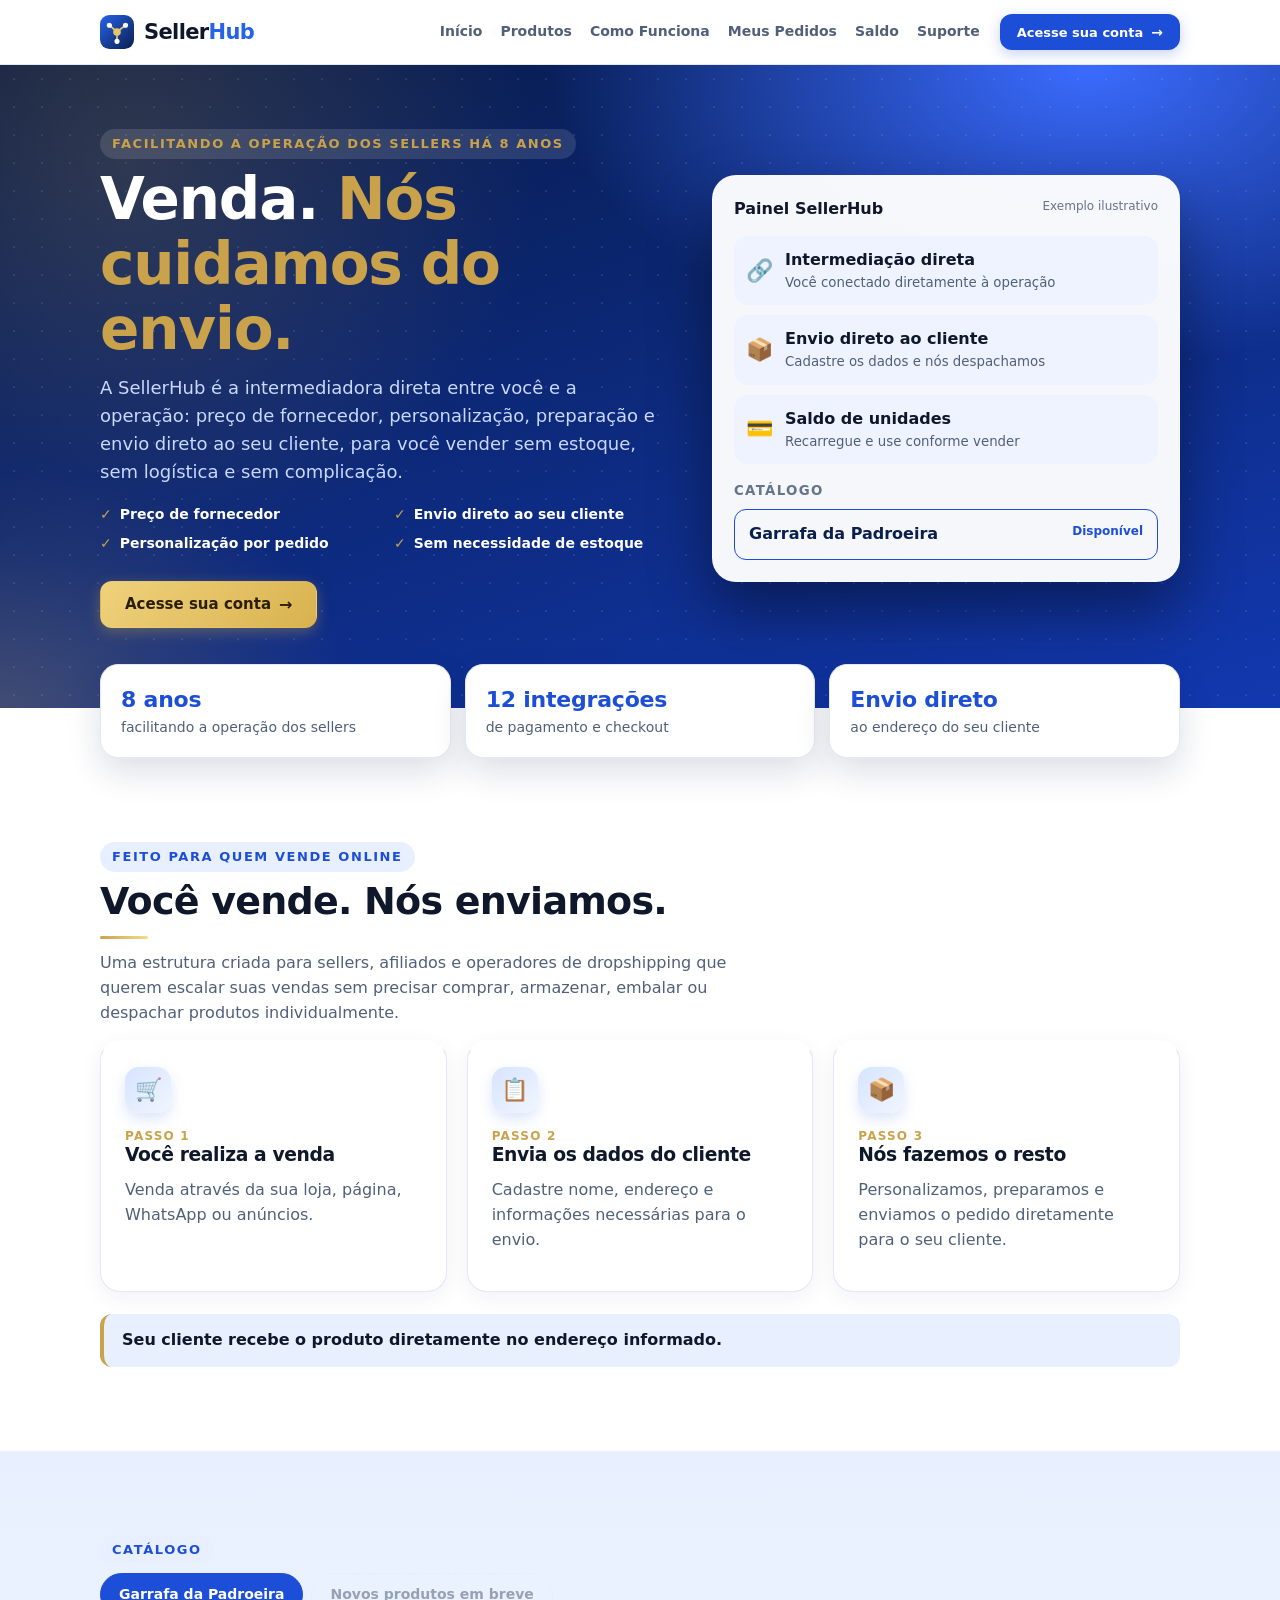
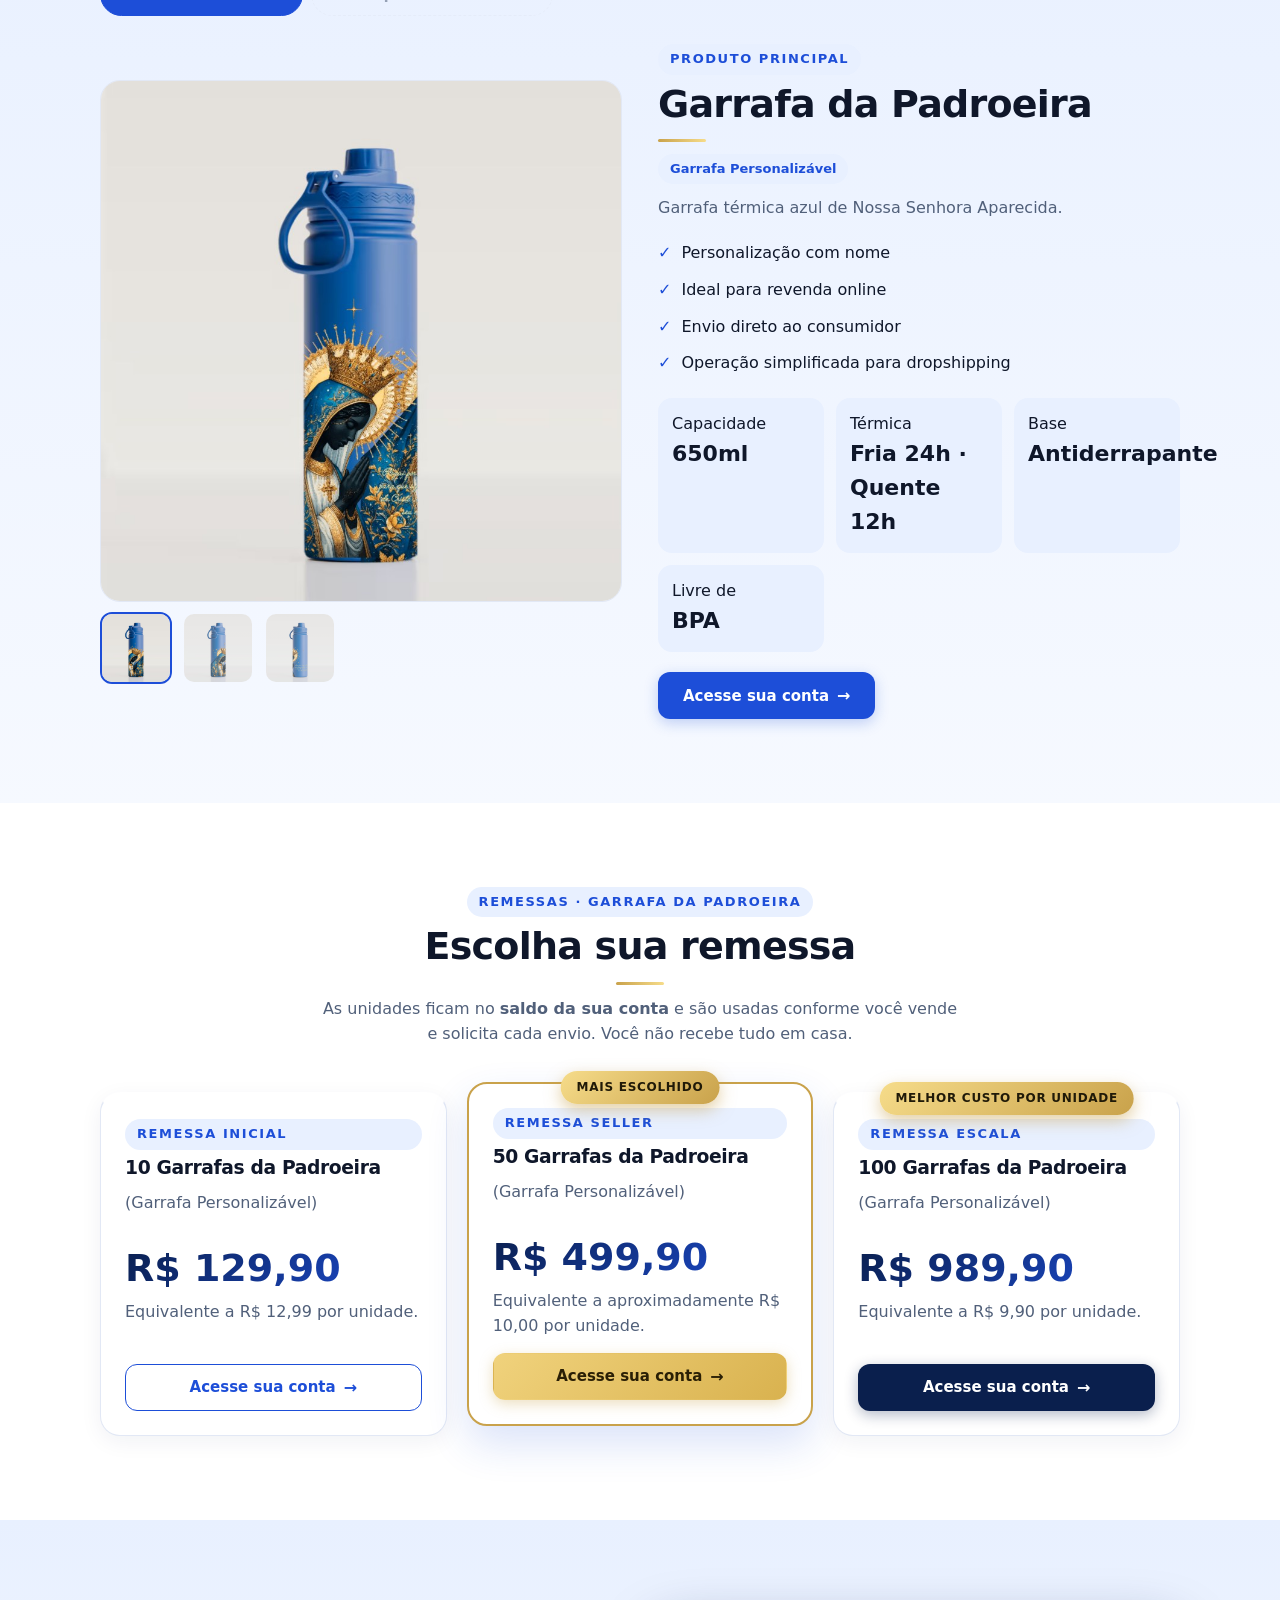
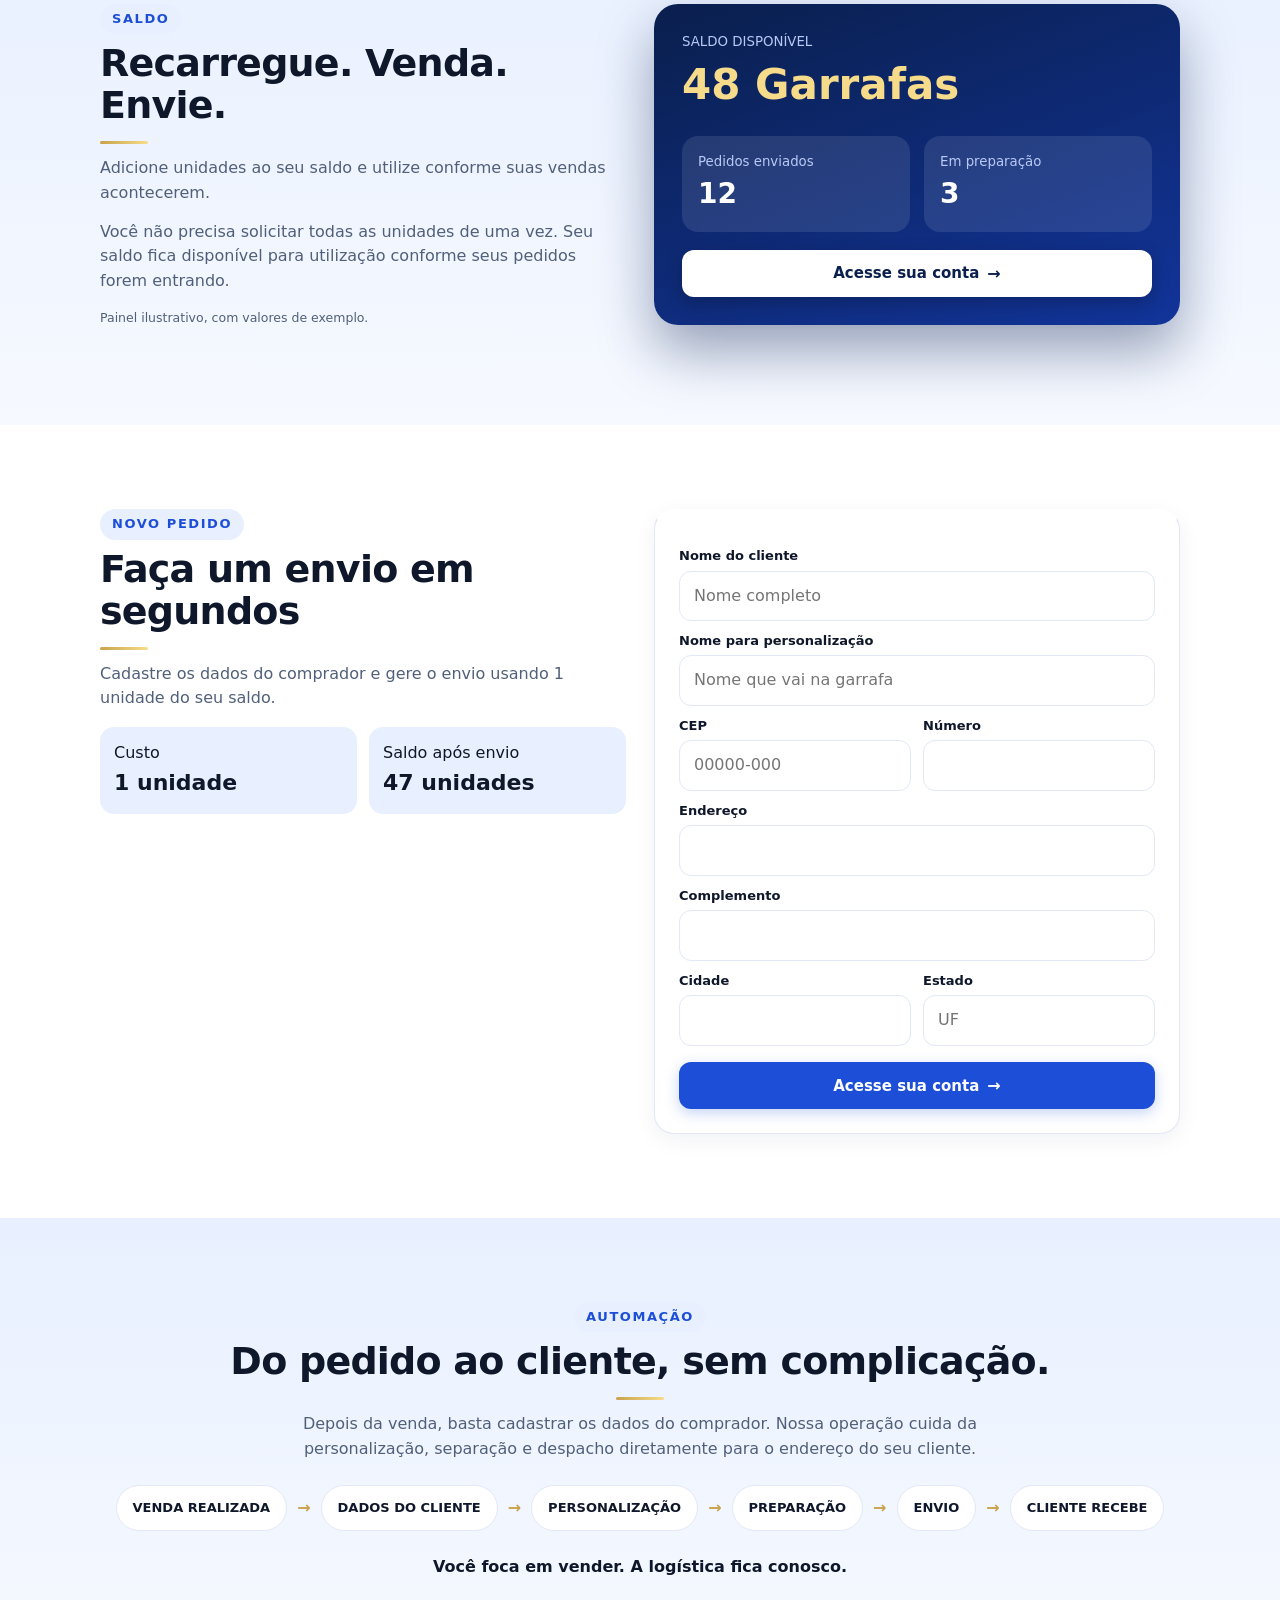
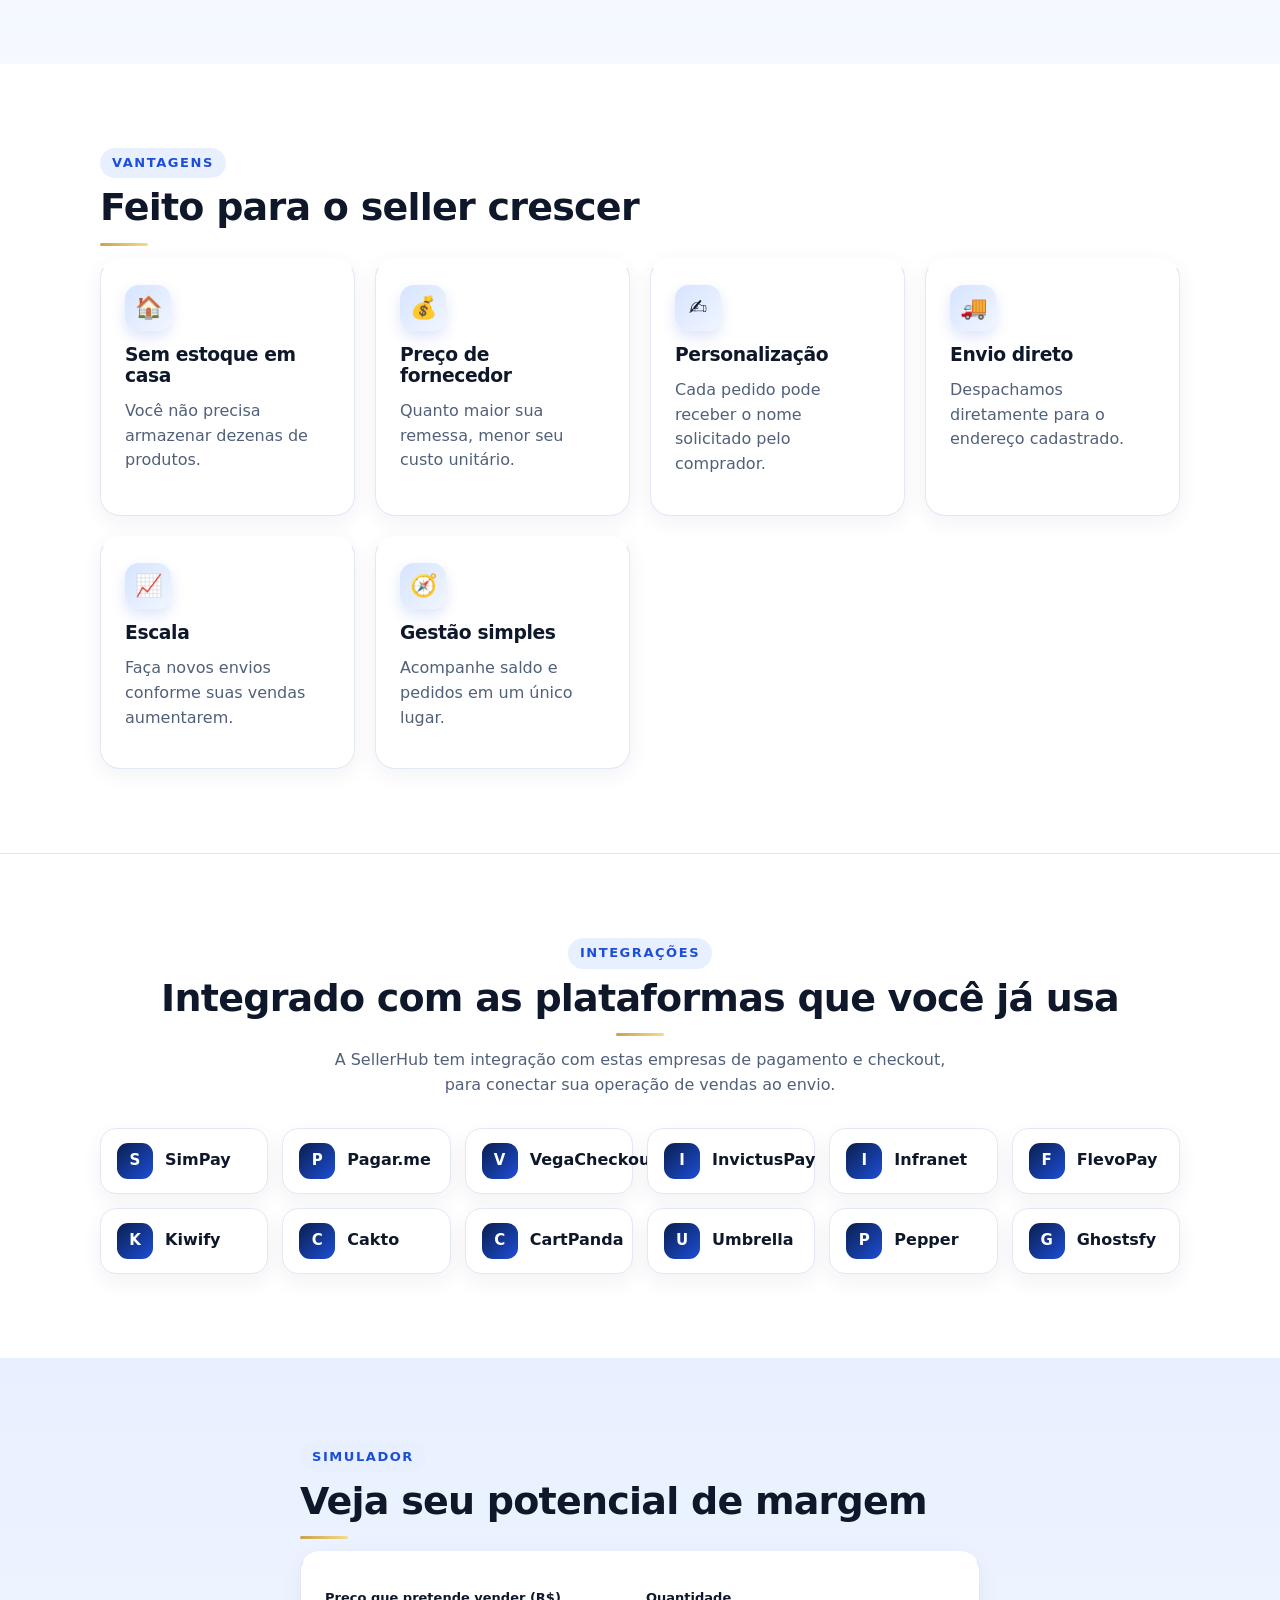
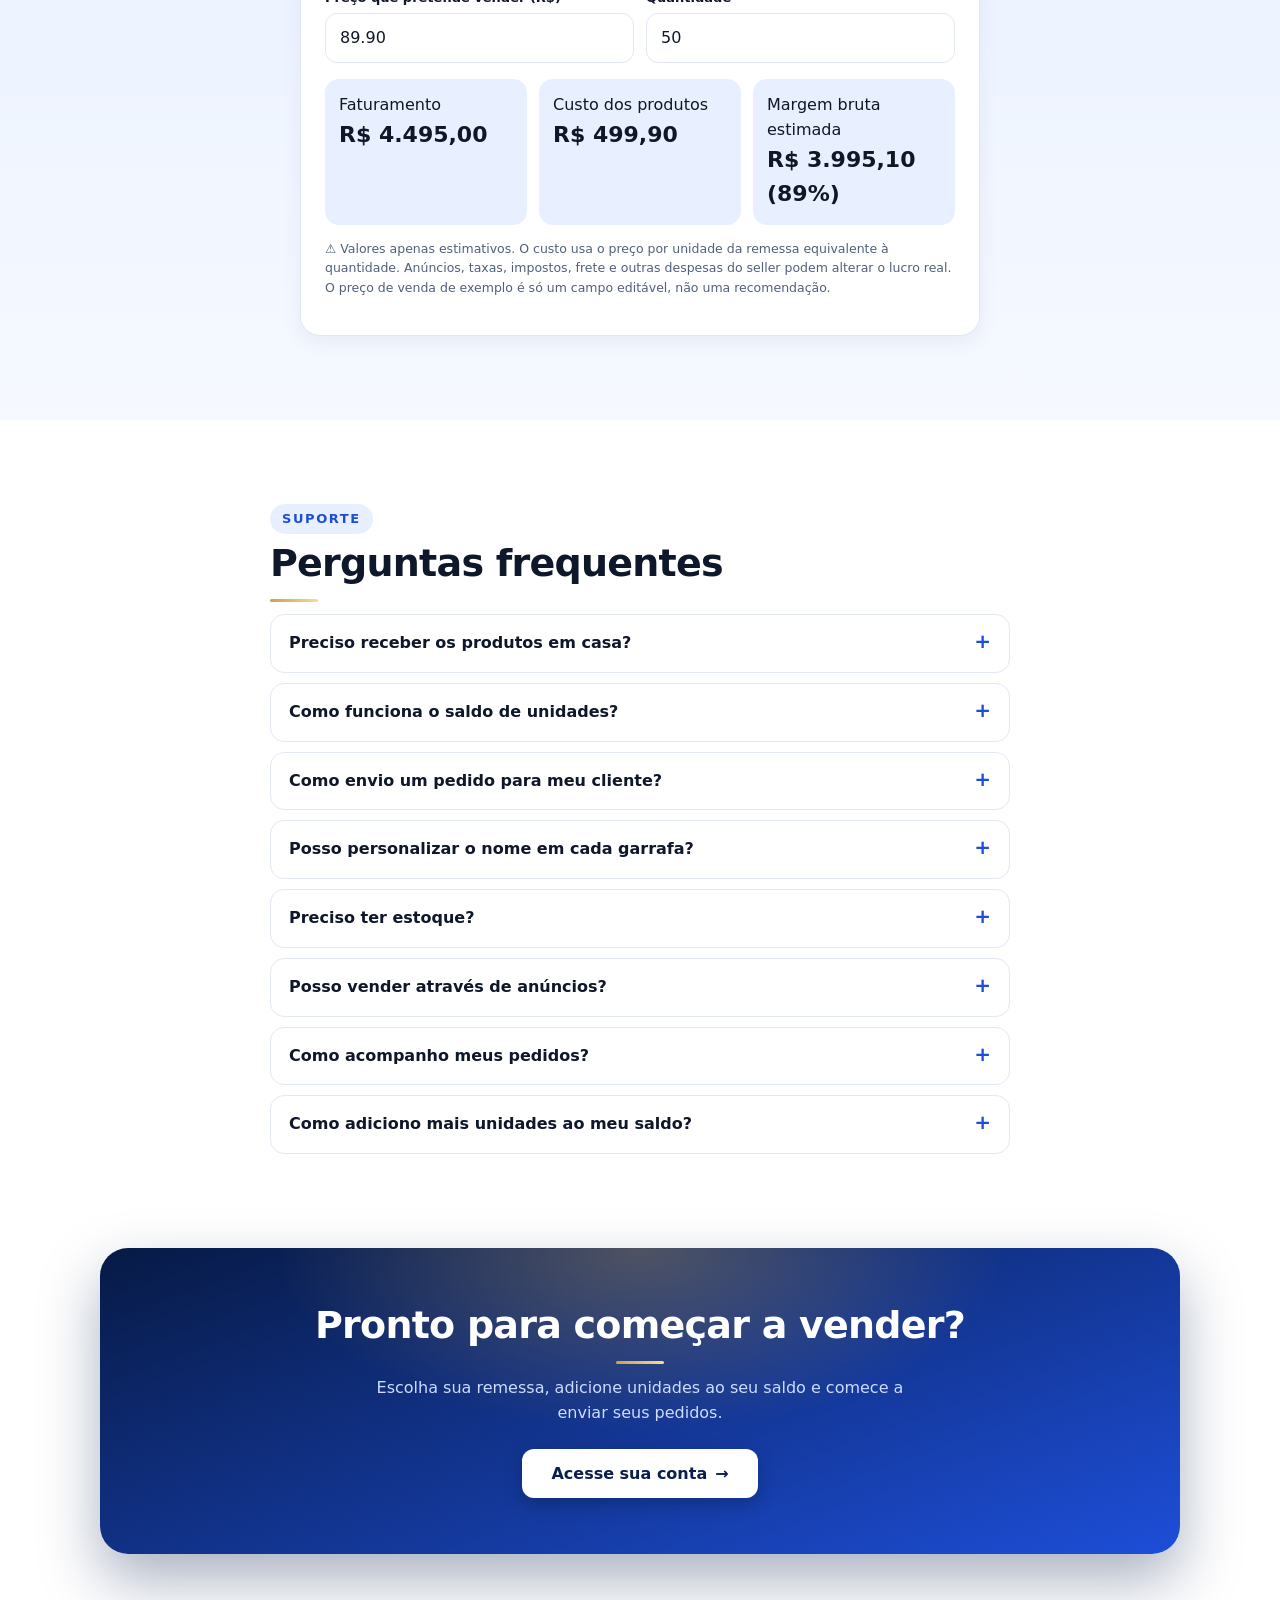
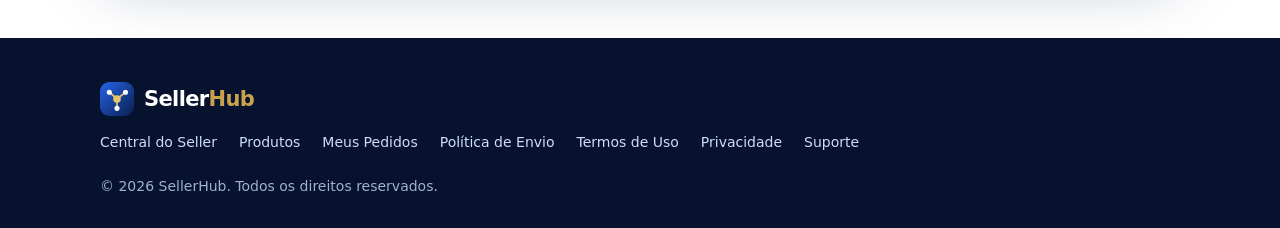
<file: index.html>
<!DOCTYPE html>
<html lang="pt-BR">
<head>
<meta charset="utf-8">
<meta name="viewport" content="width=device-width, initial-scale=1, viewport-fit=cover">
<link rel="icon" type="image/svg+xml" href="assets/favicon.svg">
<title>SellerHub — Intermediação direta para sellers e dropshipping</title>
<meta name="description" content="SellerHub: intermediadora direta para sellers. Preço de fornecedor, personalização e envio direto ao seu cliente, sem estoque.">
<link rel="stylesheet" href="assets/style.css">
</head>
<body>
<header><div class="w nav">
<a class="logo" href="#inicio" aria-label="SellerHub"><svg class="lm" viewBox="0 0 40 40" width="34" height="34" aria-hidden="true"><defs><linearGradient id="gh" x1="0" y1="0" x2="1" y2="1"><stop offset="0" stop-color="#2563eb"/><stop offset="1" stop-color="#0a1f4d"/></linearGradient></defs><rect width="40" height="40" rx="11" fill="url(#gh)"/><path d="M20 20L11 12M20 20L30 12M20 20L20 31" stroke="#e6c46a" stroke-width="2" stroke-linecap="round"/><circle cx="20" cy="20" r="4.5" fill="#e6c46a"/><circle cx="11" cy="12" r="3" fill="#fff"/><circle cx="30" cy="12" r="3" fill="#fff"/><circle cx="20" cy="31" r="3" fill="#fff"/></svg><span class="lw">Seller<b>Hub</b></span></a>
<nav class="menu" id="menu">
<a href="#inicio">Início</a><a href="#produto">Produtos</a><a href="#como">Como Funciona</a><a href="#novo-pedido">Meus Pedidos</a><a href="#saldo">Saldo</a><a href="#faq">Suporte</a></nav>
<div class="right"><button class="btn" data-login>Acesse sua conta</button></div>
<button class="burger" id="bg" aria-label="Menu">☰</button>
</div></header>

<main id="inicio">
<section class="hero"><div class="w hg">
<div>
<div class="eye">Facilitando a operação dos sellers há 8 anos</div>
<h1>Venda. <span style="color:var(--gold)">Nós cuidamos do envio.</span></h1>
<p style="font-size:18px">A SellerHub é a intermediadora direta entre você e a operação: preço de fornecedor, personalização, preparação e envio direto ao seu cliente, para você vender sem estoque, sem logística e sem complicação.</p>
<ul class="ticks"><li>Preço de fornecedor</li><li>Envio direto ao seu cliente</li><li>Personalização por pedido</li><li>Sem necessidade de estoque</li></ul>
<div class="cta"><button class="btn gold" data-login>Acesse sua conta</button></div>
</div>
<div class="shot hp"><div class="hpt"><b>Painel SellerHub</b><span>Exemplo ilustrativo</span></div>
<div class="hrow"><span>🔗</span><div><b>Intermediação direta</b><small>Você conectado diretamente à operação</small></div></div>
<div class="hrow"><span>📦</span><div><b>Envio direto ao cliente</b><small>Cadastre os dados e nós despachamos</small></div></div>
<div class="hrow"><span>💳</span><div><b>Saldo de unidades</b><small>Recarregue e use conforme vender</small></div></div>
<div class="hcat"><small>CATÁLOGO</small><a href="#produto">Garrafa da Padroeira <em>Disponível</em></a></div></div>
</div></section>
<div class="w stats rv"><div><b>8 anos</b>facilitando a operação dos sellers</div><div><b>12 integrações</b>de pagamento e checkout</div><div><b>Envio direto</b>ao endereço do seu cliente</div></div>

<section id="como"><div class="w">
<div class="rv"><div class="eye">Feito para quem vende online</div><h2>Você vende. Nós enviamos.</h2>
<p style="max-width:680px">Uma estrutura criada para sellers, afiliados e operadores de dropshipping que querem escalar suas vendas sem precisar comprar, armazenar, embalar ou despachar produtos individualmente.</p></div>
<div class="grid g3 rv">
<div class="card"><div class="ico">🛒</div><div class="step">PASSO 1</div><h3>Você realiza a venda</h3><p>Venda através da sua loja, página, WhatsApp ou anúncios.</p></div>
<div class="card"><div class="ico">📋</div><div class="step">PASSO 2</div><h3>Envia os dados do cliente</h3><p>Cadastre nome, endereço e informações necessárias para o envio.</p></div>
<div class="card"><div class="ico">📦</div><div class="step">PASSO 3</div><h3>Nós fazemos o resto</h3><p>Personalizamos, preparamos e enviamos o pedido diretamente para o seu cliente.</p></div>
</div>
<div class="note rv">Seu cliente recebe o produto diretamente no endereço informado.</div>
</div></section>

<section id="produto" style="background:var(--sky)"><div class="w"><div class="eye">Catálogo</div><div class="tabs"><span class="tab on">Garrafa da Padroeira</span><span class="tab off">Novos produtos em breve</span></div><div class="prod">
<div class="rv gal"><img id="gm" alt="Garrafa da Padroeira" width="720" height="720"><div class="th" id="th"></div></div>
<div class="rv"><div class="eye">Produto principal</div><h2>Garrafa da Padroeira</h2><span class="tag">Garrafa Personalizável</span>
<p>Garrafa térmica azul de Nossa Senhora Aparecida.</p>
<ul class="chk"><li>Personalização com nome</li><li>Ideal para revenda online</li><li>Envio direto ao consumidor</li><li>Operação simplificada para dropshipping</li></ul>
<div class="out"><div>Capacidade<b>650ml</b></div><div>Térmica<b>Fria 24h · Quente 12h</b></div><div>Base<b>Antiderrapante</b></div><div>Livre de<b>BPA</b></div></div>
<button class="btn" style="margin-top:20px" data-login>Acesse sua conta</button></div>
</div>
</div></section>

<section id="remessas"><div class="w">
<div class="rv" style="text-align:center"><div class="eye">Remessas · Garrafa da Padroeira</div><h2>Escolha sua remessa</h2>
<p style="max-width:640px;margin:0 auto 34px">As unidades ficam no <b>saldo da sua conta</b> e são usadas conforme você vende e solicita cada envio. Você não recebe tudo em casa.</p></div>
<div class="grid g3" style="padding-top:12px">
<div class="card plan rv"><div class="eye">Remessa Inicial</div><h3>10 Garrafas da Padroeira</h3><p>(Garrafa Personalizável)</p><div class="price">R$ 129,90</div><p>Equivalente a R$ 12,99 por unidade.</p><div style="margin-top:auto"><button class="btn full out" data-login>Acesse sua conta</button></div></div>
<div class="card plan pop rv"><span class="badge">MAIS ESCOLHIDO</span><div class="eye">Remessa Seller</div><h3>50 Garrafas da Padroeira</h3><p>(Garrafa Personalizável)</p><div class="price">R$ 499,90</div><p>Equivalente a aproximadamente R$ 10,00 por unidade.</p><div style="margin-top:auto"><button class="btn full gold" data-login>Acesse sua conta</button></div></div>
<div class="card plan rv"><span class="badge">MELHOR CUSTO POR UNIDADE</span><div class="eye">Remessa Escala</div><h3>100 Garrafas da Padroeira</h3><p>(Garrafa Personalizável)</p><div class="price">R$ 989,90</div><p>Equivalente a R$ 9,90 por unidade.</p><div style="margin-top:auto"><button class="btn full navy" data-login>Acesse sua conta</button></div></div>
</div>
</div></section>

<section id="saldo" style="background:var(--sky)"><div class="w two">
<div class="rv"><div class="eye">Saldo</div><h2>Recarregue. Venda. Envie.</h2>
<p>Adicione unidades ao seu saldo e utilize conforme suas vendas acontecerem.</p>
<p>Você não precisa solicitar todas as unidades de uma vez. Seu saldo fica disponível para utilização conforme seus pedidos forem entrando.</p>
<p class="warn">Painel ilustrativo, com valores de exemplo.</p></div>
<div class="dash rv"><small>SALDO DISPONÍVEL</small><b style="font-size:42px" id="bal">48 Garrafas</b>
<div class="k"><div><small>Pedidos enviados</small><b id="sent">12</b></div><div><small>Em preparação</small><b id="prep">3</b></div></div>
<button class="btn white full" data-login>Acesse sua conta</button></div>
</div></section>

<section id="novo-pedido"><div class="w two">
<div class="rv"><div class="eye">Novo pedido</div><h2>Faça um envio em segundos</h2><p>Cadastre os dados do comprador e gere o envio usando 1 unidade do seu saldo.</p>
<div class="out"><div>Custo<b>1 unidade</b></div><div>Saldo após envio<b id="after">47 unidades</b></div></div></div>
<form class="card rv" id="ped" onsubmit="return false">
<label>Nome do cliente</label><input required placeholder="Nome completo">
<label>Nome para personalização</label><input required placeholder="Nome que vai na garrafa">
<div class="f2"><div><label>CEP</label><input required inputmode="numeric" placeholder="00000-000"></div><div><label>Número</label><input required></div></div>
<label>Endereço</label><input required>
<label>Complemento</label><input>
<div class="f2"><div><label>Cidade</label><input required></div><div><label>Estado</label><input required maxlength="2" placeholder="UF"></div></div>
<button type="button" class="btn full" style="margin-top:16px" data-login>Acesse sua conta</button>
</form></div></section>

<section style="background:var(--sky)"><div class="w" style="text-align:center">
<div class="rv"><div class="eye">Automação</div><h2>Do pedido ao cliente, sem complicação.</h2>
<p style="max-width:680px;margin:0 auto">Depois da venda, basta cadastrar os dados do comprador. Nossa operação cuida da personalização, separação e despacho diretamente para o endereço do seu cliente.</p></div>
<div class="flow rv"><span>VENDA REALIZADA</span><em>→</em><span>DADOS DO CLIENTE</span><em>→</em><span>PERSONALIZAÇÃO</span><em>→</em><span>PREPARAÇÃO</span><em>→</em><span>ENVIO</span><em>→</em><span>CLIENTE RECEBE</span></div>
<b style="color:var(--ink)">Você foca em vender. A logística fica conosco.</b>
</div></section>

<section><div class="w">
<div class="rv"><div class="eye">Vantagens</div><h2>Feito para o seller crescer</h2></div>
<div class="grid g3 rv">
<div class="card"><div class="ico">🏠</div><h3>Sem estoque em casa</h3><p>Você não precisa armazenar dezenas de produtos.</p></div>
<div class="card"><div class="ico">💰</div><h3>Preço de fornecedor</h3><p>Quanto maior sua remessa, menor seu custo unitário.</p></div>
<div class="card"><div class="ico">✍️</div><h3>Personalização</h3><p>Cada pedido pode receber o nome solicitado pelo comprador.</p></div>
<div class="card"><div class="ico">🚚</div><h3>Envio direto</h3><p>Despachamos diretamente para o endereço cadastrado.</p></div>
<div class="card"><div class="ico">📈</div><h3>Escala</h3><p>Faça novos envios conforme suas vendas aumentarem.</p></div>
<div class="card"><div class="ico">🧭</div><h3>Gestão simples</h3><p>Acompanhe saldo e pedidos em um único lugar.</p></div>
</div></div></section>

<section style="border-top:1px solid var(--line)"><div class="w" style="text-align:center"><div class="rv"><div class="eye">Integrações</div><h2>Integrado com as plataformas que você já usa</h2><p style="max-width:640px;margin:0 auto">A SellerHub tem integração com estas empresas de pagamento e checkout, para conectar sua operação de vendas ao envio.</p></div><div class="int rv"><span><i>S</i>SimPay</span><span><i>P</i>Pagar.me</span><span><i>V</i>VegaCheckout</span><span><i>I</i>InvictusPay</span><span><i>I</i>Infranet</span><span><i>F</i>FlevoPay</span><span><i>K</i>Kiwify</span><span><i>C</i>Cakto</span><span><i>C</i>CartPanda</span><span><i>U</i>Umbrella</span><span><i>P</i>Pepper</span><span><i>G</i>Ghostsfy</span></div></div></section>
<section style="background:var(--sky)"><div class="w" style="max-width:720px">
<div class="rv"><div class="eye">Simulador</div><h2>Veja seu potencial de margem</h2></div>
<div class="card rv">
<div class="f2"><div><label>Preço que pretende vender (R$)</label><input id="sp" type="number" min="0" step="0.01" value="89.90"></div><div><label>Quantidade</label><input id="sq" type="number" min="1" value="50"></div></div>
<div class="out"><div>Faturamento<b id="o1">—</b></div><div>Custo dos produtos<b id="o2">—</b></div><div>Margem bruta estimada<b id="o3">—</b></div></div>
<p class="warn">⚠ Valores apenas estimativos. O custo usa o preço por unidade da remessa equivalente à quantidade. Anúncios, taxas, impostos, frete e outras despesas do seller podem alterar o lucro real. O preço de venda de exemplo é só um campo editável, não uma recomendação.</p>
</div></div></section>

<section id="faq"><div class="w" style="max-width:780px">
<div class="rv"><div class="eye">Suporte</div><h2>Perguntas frequentes</h2></div>
<div class="rv">
<details><summary>Preciso receber os produtos em casa?</summary><p>Não. As unidades ficam como saldo na sua conta e o envio é feito diretamente ao seu cliente.</p></details>
<details><summary>Como funciona o saldo de unidades?</summary><p>Ao comprar uma remessa, as unidades são creditadas no seu saldo. Cada envio solicitado usa 1 unidade.</p></details>
<details><summary>Como envio um pedido para meu cliente?</summary><p>Acesse sua conta, cadastre os dados do comprador e gere o envio.</p></details>
<details><summary>Posso personalizar o nome em cada garrafa?</summary><p>Sim. Cada pedido tem um campo para o nome de personalização.</p></details>
<details><summary>Preciso ter estoque?</summary><p>Não. Você vende e nós cuidamos da preparação e do despacho.</p></details>
<details><summary>Posso vender através de anúncios?</summary><p>Sim, você escolhe seus canais: loja, página, WhatsApp ou anúncios.</p></details>
<details><summary>Como acompanho meus pedidos?</summary><p>Pela área Meus Pedidos, junto ao seu saldo, em um único lugar.</p></details>
<details><summary>Como adiciono mais unidades ao meu saldo?</summary><p>Acesse sua conta, escolha uma remessa e recarregue seu saldo.</p></details>
</div></div></section>

<section style="padding-top:0"><div class="w"><div class="final rv"><h2>Pronto para começar a vender?</h2>
<p style="max-width:560px;margin:0 auto 24px">Escolha sua remessa, adicione unidades ao seu saldo e comece a enviar seus pedidos.</p>
<button class="btn white" data-login>Acesse sua conta</button></div></div></section>
</main>

<footer><div class="w"><a class="logo" href="#inicio" style="color:#fff" aria-label="SellerHub"><svg class="lm" viewBox="0 0 40 40" width="34" height="34" aria-hidden="true"><defs><linearGradient id="gf" x1="0" y1="0" x2="1" y2="1"><stop offset="0" stop-color="#2563eb"/><stop offset="1" stop-color="#0a1f4d"/></linearGradient></defs><rect width="40" height="40" rx="11" fill="url(#gf)"/><path d="M20 20L11 12M20 20L30 12M20 20L20 31" stroke="#e6c46a" stroke-width="2" stroke-linecap="round"/><circle cx="20" cy="20" r="4.5" fill="#e6c46a"/><circle cx="11" cy="12" r="3" fill="#fff"/><circle cx="30" cy="12" r="3" fill="#fff"/><circle cx="20" cy="31" r="3" fill="#fff"/></svg><span class="lw">Seller<b>Hub</b></span></a>
<div class="fl"><a href="#">Central do Seller</a><a href="#produto">Produtos</a><a href="#novo-pedido">Meus Pedidos</a><a href="#">Política de Envio</a><a href="#">Termos de Uso</a><a href="#">Privacidade</a><a href="#faq">Suporte</a></div>
<div>© 2026 SellerHub. Todos os direitos reservados.</div></div></footer>
<dialog id="lg"><h3>Acesse sua conta</h3><p>Entre para recarregar saldo e gerar envios.</p><label>E-mail</label><input type="email" placeholder="voce@email.com"><label>Senha</label><input type="password"><button type="button" class="btn full" style="margin-top:16px" id="lgb">Acesse sua conta</button></dialog>
<div class="mbar"><button class="btn full" data-login>Acesse sua conta</button></div>
<div class="toast" id="t"></div>

<script src="assets/app.js" defer></script>
</body>
</html>
</file>
<file: assets/style.css>
:root{--navy:#0a1f4d;--royal:#1d4ed8;--sky:#e8f0ff;--gold:#c9a24b;--ink:#0f172a;--mut:#51607a;--bg:#fff;--card:#fff;--line:#e2e8f5;box-sizing:border-box;padding-top:env(safe-area-inset-top,0px);padding-bottom:env(safe-area-inset-bottom,0px)}
@media (prefers-color-scheme:dark){:root:not([data-theme="light"]){--bg:#070f24;--card:#0e1b3d;--ink:#eaf0ff;--mut:#9fb0d3;--line:#1d2e5c;--sky:#0c1a3f}}
:root[data-theme="dark"]{--bg:#070f24;--card:#0e1b3d;--ink:#eaf0ff;--mut:#9fb0d3;--line:#1d2e5c;--sky:#0c1a3f}
html{scroll-behavior:smooth;scroll-padding-top:70px}
*{box-sizing:border-box}
body{margin:0;background:var(--bg);color:var(--ink);font-family:Inter,system-ui,-apple-system,"Segoe UI",Roboto,sans-serif;line-height:1.55}
.w{max-width:1120px;margin:auto;padding:0 20px}
section{padding:72px 0}
h1,h2,h3{line-height:1.12;margin:0 0 12px;letter-spacing:-.02em}
h1{font-size:clamp(34px,6vw,58px)}h2{font-size:clamp(26px,4vw,38px)}
p{margin:0 0 14px;color:var(--mut)}
.eye{color:var(--royal);font-weight:700;font-size:13px;letter-spacing:.12em;text-transform:uppercase;margin-bottom:8px}
.btn{display:inline-block;border:0;cursor:pointer;font:700 15px inherit;font-family:inherit;padding:14px 24px;border-radius:12px;text-decoration:none;transition:.2s;background:var(--royal);color:#fff;box-shadow:0 8px 20px rgba(29,78,216,.28)}
.btn:hover{transform:translateY(-2px);box-shadow:0 12px 26px rgba(29,78,216,.38)}
.btn.gold{background:var(--gold);color:#201a08;box-shadow:0 8px 20px rgba(201,162,75,.35)}
.btn.ghost{background:transparent;color:var(--ink);border:1.5px solid var(--line);box-shadow:none}
.btn.full{width:100%;text-align:center}
.card{background:var(--card);border:1px solid var(--line);border-radius:20px;padding:24px;box-shadow:0 10px 30px rgba(10,31,77,.07);transition:.25s}
.card:hover{transform:translateY(-4px)}
.grid{display:grid;gap:20px}.g3{grid-template-columns:repeat(auto-fit,minmax(240px,1fr))}
header{position:sticky;top:0;z-index:50;background:color-mix(in srgb,var(--bg) 88%,transparent);backdrop-filter:blur(12px);border-bottom:1px solid var(--line);padding-top:env(safe-area-inset-top,0px)}
.nav{display:flex;align-items:center;gap:20px;height:64px}
.logo{font-weight:800;font-size:18px;color:var(--ink);text-decoration:none;display:flex;gap:8px;align-items:center}
.logo i{width:30px;height:30px;border-radius:9px;background:linear-gradient(135deg,var(--navy),var(--royal));display:grid;place-items:center;color:var(--gold);font-style:normal}
.menu{display:flex;gap:18px;margin-left:auto}.menu a{color:var(--mut);text-decoration:none;font-weight:600;font-size:14px}.menu a:hover{color:var(--royal)}
.right{display:flex;gap:10px;align-items:center}.right .btn{padding:10px 16px;font-size:13px}
.burger{display:none;background:none;border:0;font-size:26px;color:var(--ink);cursor:pointer}
@media(max-width:900px){.menu{display:none;position:absolute;top:64px;left:0;right:0;background:var(--bg);flex-direction:column;padding:16px 20px;border-bottom:1px solid var(--line)}.menu.open{display:flex}.burger{display:block;margin-left:auto}.right .ghost{display:none}.nav{gap:8px}}
.hero{background:radial-gradient(900px 500px at 80% 0,#2b5be0 0,transparent 60%),linear-gradient(160deg,var(--navy),#12349a);color:#fff;padding:64px 0 80px}
.hero p{color:#c9d8ff}.hero .eye{color:var(--gold)}
.hg{display:grid;grid-template-columns:1.1fr .9fr;gap:40px;align-items:center}
@media(max-width:860px){.hg{grid-template-columns:1fr}}
.ticks{list-style:none;padding:0;margin:18px 0 26px;display:grid;grid-template-columns:1fr 1fr;gap:8px 16px;color:#fff;font-weight:600;font-size:14px}
.ticks li:before{content:"✓";color:var(--gold);margin-right:8px;font-weight:800}
.cta{display:flex;gap:12px;flex-wrap:wrap}.hero .ghost{color:#fff;border-color:rgba(255,255,255,.4)}
.shot{position:relative;border-radius:28px;overflow:hidden;box-shadow:0 30px 60px rgba(0,0,0,.4);animation:fl 6s ease-in-out infinite}
.shot img{display:block;width:100%}
@keyframes fl{50%{transform:translateY(-8px)}}
.ico{width:46px;height:46px;border-radius:14px;background:var(--sky);display:grid;place-items:center;font-size:22px;margin-bottom:14px}
.step{font-size:12px;font-weight:800;color:var(--gold);letter-spacing:.1em}
.note{background:var(--sky);border-left:4px solid var(--gold);border-radius:12px;padding:14px 18px;color:var(--ink);font-weight:600;margin-top:22px}
.prod{display:grid;grid-template-columns:1fr 1fr;gap:36px;align-items:center}
@media(max-width:800px){.prod{grid-template-columns:1fr}}
.imgs{display:grid;grid-template-columns:1fr 1fr;gap:12px}.imgs img{width:100%;border-radius:18px;border:1px solid var(--line)}
.tag{display:inline-block;background:var(--sky);color:var(--royal);font-weight:700;padding:5px 12px;border-radius:99px;font-size:13px;margin-bottom:12px}
.chk{list-style:none;padding:0;margin:14px 0}.chk li{padding:6px 0;color:var(--ink)}.chk li:before{content:"✓";color:var(--royal);font-weight:800;margin-right:10px}
.plan{position:relative;display:flex;flex-direction:column}
.plan.pop{border:2px solid var(--royal);box-shadow:0 20px 44px rgba(29,78,216,.22)}
.badge{position:absolute;top:-13px;left:50%;transform:translateX(-50%);background:var(--gold);color:#201a08;font-weight:800;font-size:11px;letter-spacing:.06em;padding:6px 14px;border-radius:99px;white-space:nowrap}
.price{font-size:38px;font-weight:800;margin:10px 0 2px;color:var(--ink)}
.dash{background:linear-gradient(160deg,var(--navy),#12349a);color:#fff;border-radius:24px;padding:28px}
.dash .k{display:grid;grid-template-columns:repeat(auto-fit,minmax(130px,1fr));gap:14px;margin:18px 0}
.dash .k div{background:rgba(255,255,255,.1);border-radius:16px;padding:16px}
.dash small{color:#b8c9f5;display:block}.dash b{font-size:28px}
.two{display:grid;grid-template-columns:1fr 1fr;gap:28px;align-items:start}
@media(max-width:860px){.two{grid-template-columns:1fr}}
label{display:block;font-weight:600;font-size:13px;margin:10px 0 4px;color:var(--ink)}
input{width:100%;padding:12px 14px;border:1.5px solid var(--line);border-radius:12px;background:var(--bg);color:var(--ink);font:inherit}
input:focus{outline:2px solid var(--royal);border-color:transparent}
.f2{display:grid;grid-template-columns:1fr 1fr;gap:0 12px}
.res{margin-top:16px;padding:14px;border-radius:14px;background:var(--sky);color:var(--ink);font-weight:600;display:none}
.flow{display:flex;flex-wrap:wrap;gap:10px;align-items:center;justify-content:center;margin:24px 0}
.flow span{background:var(--card);border:1px solid var(--line);padding:12px 16px;border-radius:99px;font-weight:700;font-size:13px}
.flow em{color:var(--gold);font-style:normal;font-weight:800}
.out{display:grid;grid-template-columns:repeat(auto-fit,minmax(150px,1fr));gap:12px;margin-top:16px}
.out div{background:var(--sky);border-radius:14px;padding:14px;color:var(--ink)}.out b{display:block;font-size:22px}
.warn{font-size:12.5px;color:var(--mut);margin-top:14px}
details{border:1px solid var(--line);border-radius:14px;padding:16px 18px;margin-bottom:10px;background:var(--card)}
summary{cursor:pointer;font-weight:700;color:var(--ink);list-style:none;display:flex;justify-content:space-between;gap:10px}
summary:after{content:"+";color:var(--royal);font-size:20px;line-height:1}details[open] summary:after{content:"−"}
details p{margin:10px 0 0}
.final{background:linear-gradient(160deg,var(--navy),#1d4ed8);color:#fff;text-align:center;border-radius:28px;padding:56px 24px}.final p{color:#cfdcff}
footer{background:#06122e;color:#9fb0d3;padding:44px 0 30px;font-size:14px}
footer .fl{display:flex;flex-wrap:wrap;gap:10px 22px;margin:16px 0 22px}footer a{color:#cfdcff;text-decoration:none}footer a:hover{color:var(--gold)}
.rv{opacity:0;transform:translateY(18px);transition:.6s}.rv.in{opacity:1;transform:none}
.toast{position:fixed;left:50%;bottom:calc(20px + env(safe-area-inset-bottom,0px));transform:translateX(-50%) translateY(80px);background:var(--navy);color:#fff;padding:12px 20px;border-radius:12px;transition:.3s;z-index:99;max-width:90%;font-size:14px}.toast.show{transform:translateX(-50%)}
@media(prefers-reduced-motion:reduce){*{animation:none!important;transition:none!important}.rv{opacity:1;transform:none}}
.hp{background:rgba(255,255,255,.96);color:#0f172a;padding:22px;border-radius:24px;animation:none}.hpt{display:flex;justify-content:space-between;margin-bottom:14px}.hpt span{font-size:12px;color:#64748b}
.hrow{display:flex;gap:12px;align-items:center;padding:12px;border-radius:14px;background:#eef3ff;margin-bottom:10px}.hrow>span{font-size:22px}.hrow small{display:block;color:#51607a}
.hcat{margin-top:14px}.hcat small{color:#64748b;font-weight:700;letter-spacing:.1em}.hcat a{display:flex;justify-content:space-between;margin-top:6px;padding:12px 14px;border:1.5px solid #1d4ed8;border-radius:12px;color:#0a1f4d;font-weight:700;text-decoration:none}.hcat em{font-style:normal;color:#1d4ed8;font-size:12px}
.tabs{display:flex;gap:8px;flex-wrap:wrap;margin-bottom:28px}.tab{padding:10px 18px;border-radius:99px;font-weight:700;font-size:14px;border:1.5px solid var(--line);color:var(--mut)}.tab.on{background:var(--royal);color:#fff;border-color:var(--royal)}.tab.off{opacity:.55;border-style:dashed}
.gal>img{width:100%;height:auto;border-radius:20px;border:1px solid var(--line);background:#e8e6e1;display:block}.th{display:flex;gap:10px;margin-top:10px}.th img{width:72px;height:72px;object-fit:cover;border-radius:12px;border:2px solid transparent;cursor:pointer;opacity:.7}.th img.on{border-color:var(--royal);opacity:1}
dialog{border:1px solid var(--line);border-radius:20px;padding:26px;width:min(92vw,400px);background:var(--card);color:var(--ink)}dialog::backdrop{background:rgba(6,18,46,.6)}
.btn{display:inline-flex;align-items:center;justify-content:center;gap:10px;position:relative;overflow:hidden;font-size:16px;padding:16px 30px;border-radius:14px;background:linear-gradient(135deg,#1d4ed8,#3b82f6);box-shadow:0 10px 26px rgba(29,78,216,.4),inset 0 1px 0 rgba(255,255,255,.3)}
.btn:after{content:"→";font-size:18px;transition:transform .2s}.btn:hover:after{transform:translateX(6px)}.btn:active{transform:scale(.97)}
.btn:before{content:"";position:absolute;top:0;left:-80%;width:45%;height:100%;background:linear-gradient(100deg,transparent,rgba(255,255,255,.5),transparent);transform:skewX(-20deg);animation:sh 3.5s infinite}
@keyframes sh{0%,55%{left:-80%}100%{left:140%}}
.btn.gold{background:linear-gradient(135deg,#f0d27c,#c9a24b);box-shadow:0 10px 28px rgba(201,162,75,.5),inset 0 1px 0 rgba(255,255,255,.6)}
.btn.full{display:flex;width:100%}.right .btn{padding:10px 16px;font-size:13px}.right .btn:after{font-size:14px}
.int{display:grid;grid-template-columns:repeat(auto-fit,minmax(160px,1fr));gap:14px;margin-top:30px}
.int span{display:flex;align-items:center;gap:12px;padding:14px 16px;background:var(--card);border:1px solid var(--line);border-radius:16px;font-weight:700;color:var(--ink);box-shadow:0 8px 22px rgba(10,31,77,.06);transition:.25s}
.int span:hover{transform:translateY(-3px);border-color:var(--royal)}
.int i{width:36px;height:36px;flex:none;border-radius:11px;background:linear-gradient(135deg,var(--navy),var(--royal));color:#fff;display:grid;place-items:center;font-style:normal;font-size:15px}
.hero{position:relative;overflow:hidden}.hero:before{content:"";position:absolute;inset:0;background:radial-gradient(circle at 10% 15%,rgba(201,162,75,.2),transparent 32%),radial-gradient(rgba(255,255,255,.09) 1px,transparent 1px) 0 0/28px 28px;pointer-events:none}.hero .w{position:relative}
.hero h1{text-shadow:0 2px 24px rgba(0,0,0,.2)}
.stats{display:grid;grid-template-columns:repeat(auto-fit,minmax(200px,1fr));gap:14px;margin-top:-44px;position:relative;z-index:2}
.stats div{background:var(--card);border:1px solid var(--line);border-radius:18px;padding:18px 20px;box-shadow:0 14px 34px rgba(10,31,77,.14);color:var(--mut);font-size:14px}.stats b{display:block;font-size:22px;color:var(--ink);letter-spacing:-.01em}
.card:hover{border-color:var(--royal);box-shadow:0 18px 40px rgba(29,78,216,.16)}.card:hover .ico{transform:scale(1.1) rotate(-4deg)}.ico{transition:.25s}
.price{background:linear-gradient(135deg,var(--navy),var(--royal));-webkit-background-clip:text;background-clip:text;color:transparent}
@media(prefers-color-scheme:dark){:root:not([data-theme="light"]) .price{background:none;color:#fff}}
@media(min-width:900px){.plan.pop{transform:translateY(-10px)}.plan.pop:hover{transform:translateY(-14px)}}
.mbar{display:none}
@media(max-width:700px){.mbar{display:block;position:fixed;left:0;right:0;bottom:0;z-index:60;padding:10px 16px calc(10px + env(safe-area-inset-bottom,0px));background:color-mix(in srgb,var(--bg) 92%,transparent);backdrop-filter:blur(10px);border-top:1px solid var(--line)}body{padding-bottom:76px}.toast{bottom:calc(90px + env(safe-area-inset-bottom,0px))}}
.btn:before{display:none!important}
.logo{gap:10px}.lw{font-weight:800;letter-spacing:-.03em;font-size:21px;color:inherit}.lw b{color:#2563eb;font-weight:800}footer .lw b{color:var(--gold)}
@media(prefers-color-scheme:dark){:root:not([data-theme="light"]) .lw b{color:#60a5fa}}
.toast{opacity:0;visibility:hidden;pointer-events:none}.toast.show{opacity:1;visibility:visible}
/* v-chamativo */
.btn{font-weight:800;font-size:17px;padding:18px 34px;border-radius:16px;letter-spacing:.03em;text-transform:uppercase;background:linear-gradient(135deg,#1e40af,#2563eb 50%,#3b82f6);box-shadow:0 12px 30px rgba(29,78,216,.5),inset 0 1px 0 rgba(255,255,255,.35)}
.btn:after{display:inline-grid;place-items:center;width:28px;height:28px;border-radius:50%;background:rgba(255,255,255,.25);font-size:16px}
.btn:hover{transform:translateY(-3px) scale(1.03);box-shadow:0 18px 40px rgba(29,78,216,.6)}
.btn.gold{color:#1a1403;background:linear-gradient(135deg,#f6dc8a,#e0b852 55%,#c9a24b);animation:pulse 2.4s infinite}
.btn.gold:after{background:rgba(10,31,77,.18)}
.btn.gold:hover{box-shadow:0 18px 44px rgba(201,162,75,.75)}
@keyframes pulse{0%{box-shadow:0 12px 30px rgba(201,162,75,.5),0 0 0 0 rgba(240,210,124,.65)}70%{box-shadow:0 12px 30px rgba(201,162,75,.5),0 0 0 16px rgba(240,210,124,0)}100%{box-shadow:0 12px 30px rgba(201,162,75,.5),0 0 0 0 rgba(240,210,124,0)}}
.right .btn{padding:11px 18px;font-size:13px}.right .btn:after{width:22px;height:22px;font-size:13px}
.final .btn{font-size:19px;padding:20px 40px}
.hero{background:radial-gradient(900px 500px at 85% 0,#3b6cff 0,transparent 60%),radial-gradient(600px 400px at 0 100%,rgba(201,162,75,.28),transparent 60%),linear-gradient(160deg,#071a45,#1238b0)}
.hero h1{font-size:clamp(38px,7vw,68px)}
section h2:after{content:"";display:block;width:60px;height:4px;border-radius:4px;background:linear-gradient(90deg,var(--gold),#f6dc8a);margin-top:14px}
[style*="text-align:center"] h2:after,.final h2:after{margin-left:auto;margin-right:auto}
.card{border-top:3px solid transparent}.card:hover{border-top-color:var(--gold);box-shadow:0 22px 48px rgba(29,78,216,.22)}
.ico{background:linear-gradient(135deg,#d6e4ff,#f1f6ff);box-shadow:0 6px 14px rgba(29,78,216,.15)}
.plan.pop{border-color:var(--gold);box-shadow:0 26px 56px rgba(201,162,75,.32),0 0 0 3px rgba(201,162,75,.28)}
.badge{background:linear-gradient(135deg,#f6dc8a,#c9a24b);box-shadow:0 6px 16px rgba(201,162,75,.5);font-size:12px;padding:7px 16px}
.final{background:radial-gradient(520px 260px at 50% 0,rgba(201,162,75,.35),transparent 70%),linear-gradient(160deg,#071a45,#1d4ed8);box-shadow:0 26px 60px rgba(10,31,77,.35)}
.dash{box-shadow:0 26px 56px rgba(10,31,77,.4)}#bal{color:#f6dc8a}
.stats b{color:var(--royal)}
.eye{background:var(--sky);padding:5px 12px;border-radius:99px;display:inline-block}.hero .eye{background:rgba(255,255,255,.12)}
/* v-suave */
.btn{font-size:15px;font-weight:700;padding:13px 24px;border-radius:12px;letter-spacing:0;text-transform:none;gap:8px;background:var(--royal);color:#fff;border:1.5px solid transparent;box-shadow:0 4px 14px rgba(29,78,216,.25);animation:none}
.btn:after{content:"→";display:inline;width:auto;height:auto;border-radius:0;background:none;font-size:16px;transition:transform .2s}
.btn:hover{transform:translateY(-2px);box-shadow:0 8px 20px rgba(29,78,216,.32)}.btn:hover:after{transform:translateX(4px)}
.btn.gold{animation:none;color:#2a1f05;background:linear-gradient(135deg,#f0d27c,#d9b24f);box-shadow:0 4px 14px rgba(201,162,75,.35)}
.btn.gold:after{background:none}.btn.gold:hover{box-shadow:0 8px 20px rgba(201,162,75,.45)}
.btn.navy{background:var(--navy);box-shadow:0 4px 14px rgba(10,31,77,.3)}
.btn.out{background:transparent;color:var(--royal);border-color:var(--royal);box-shadow:none}.btn.out:hover{background:var(--royal);color:#fff}
.btn.white{background:#fff;color:var(--navy);box-shadow:0 6px 18px rgba(0,0,0,.22)}
.right .btn{padding:9px 16px;font-size:13px}.right .btn:after{width:auto;height:auto;font-size:14px}
.final .btn{font-size:16px;padding:14px 28px}
@media(prefers-color-scheme:dark){:root:not([data-theme="light"]) .btn.navy{background:#1d4ed8}:root:not([data-theme="light"]) .btn.out{color:#7aa2ff;border-color:#7aa2ff}}
.hero h1{font-size:clamp(34px,6vw,58px);text-shadow:none}
section{padding:84px 0}
section h2:after{width:48px;height:3px}
.plan.pop{border-color:var(--gold);box-shadow:0 18px 40px rgba(29,78,216,.16)}
.card{box-shadow:0 6px 22px rgba(10,31,77,.06)}.card:hover{box-shadow:0 16px 36px rgba(29,78,216,.14)}
section[style*="--sky"]{background:linear-gradient(180deg,var(--sky),color-mix(in srgb,var(--sky) 40%,var(--bg)))!important}
::selection{background:#bcd0ff}
</file>
